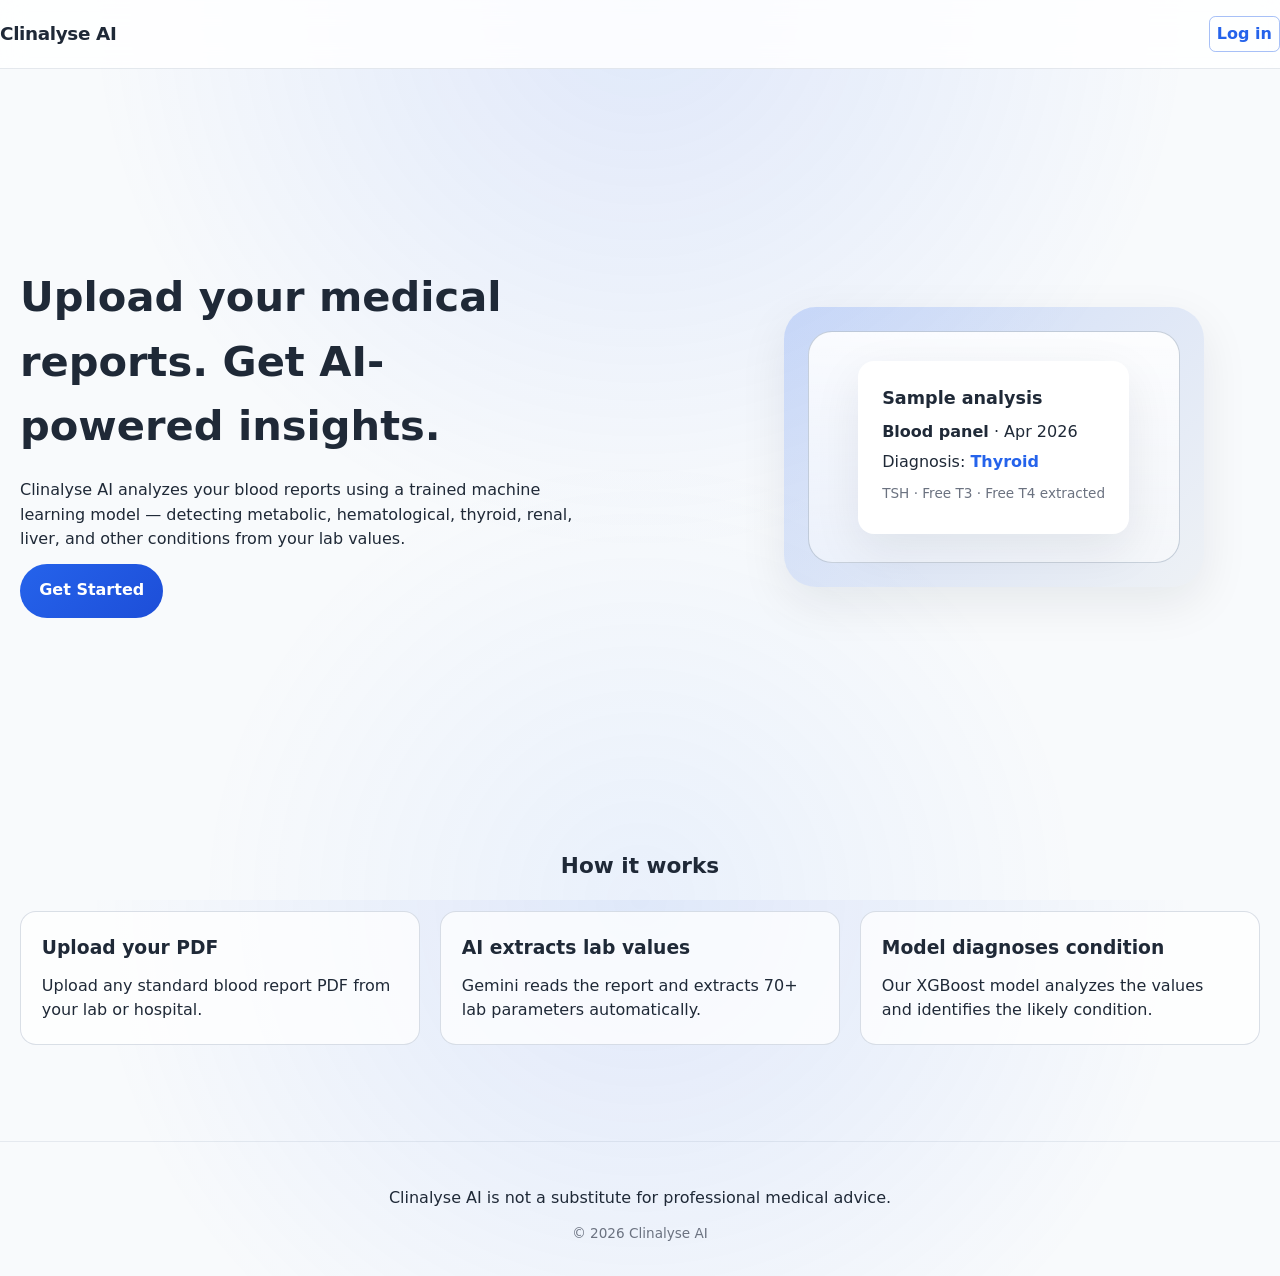
<file: frontend/index.html>
<!DOCTYPE html>
<html lang="en">
<head>
  <meta charset="UTF-8" />
  <meta name="viewport" content="width=device-width, initial-scale=1.0" />
  <title>Clinalyse AI</title>
  <link rel="stylesheet" href="styles.css" />
</head>
<body>
  <header class="site-header">
    <div class="container header-inner">
      <a class="brand" href="index.html">Clinalyse AI</a>
      <nav class="nav">
        <a class="nav-link" href="login.html">Log in</a>
      </nav>
    </div>
  </header>

  <main class="container">
    <section class="hero" aria-label="Landing page hero">
      <div class="hero-text">
        <h1>Upload your medical reports. Get AI-powered insights.</h1>
        <p>Clinalyse AI analyzes your blood reports using a trained machine learning model — detecting metabolic, hematological, thyroid, renal, liver, and other conditions from your lab values.</p>
        <a class="primary-btn" href="login.html">Get Started</a>
      </div>
      <div class="hero-illustration" aria-hidden="true">
        <div class="device">
          <div class="screen">
            <div class="card">
              <h3>Sample analysis</h3>
              <p><strong>Blood panel</strong> · Apr 2026</p>
              <p>Diagnosis: <span class="highlight">Thyroid</span></p>
              <p style="font-size: 0.85rem; margin-top: 0.5rem; color: #6b7280;">TSH · Free T3 · Free T4 extracted</p>
            </div>
          </div>
        </div>
      </div>
    </section>

    <section class="features" aria-label="Features">
      <h2>How it works</h2>
      <div class="feature-grid">
        <div class="feature">
          <h3>Upload your PDF</h3>
          <p>Upload any standard blood report PDF from your lab or hospital.</p>
        </div>
        <div class="feature">
          <h3>AI extracts lab values</h3>
          <p>Gemini reads the report and extracts 70+ lab parameters automatically.</p>
        </div>
        <div class="feature">
          <h3>Model diagnoses condition</h3>
          <p>Our XGBoost model analyzes the values and identifies the likely condition.</p>
        </div>
      </div>
    </section>
  </main>

  <footer class="site-footer">
    <div class="container">
      <p>Clinalyse AI is not a substitute for professional medical advice.</p>
      <p class="small">&copy; 2026 Clinalyse AI</p>
    </div>
  </footer>

  <script src="app.js"></script>
</body>
</html>
</file>
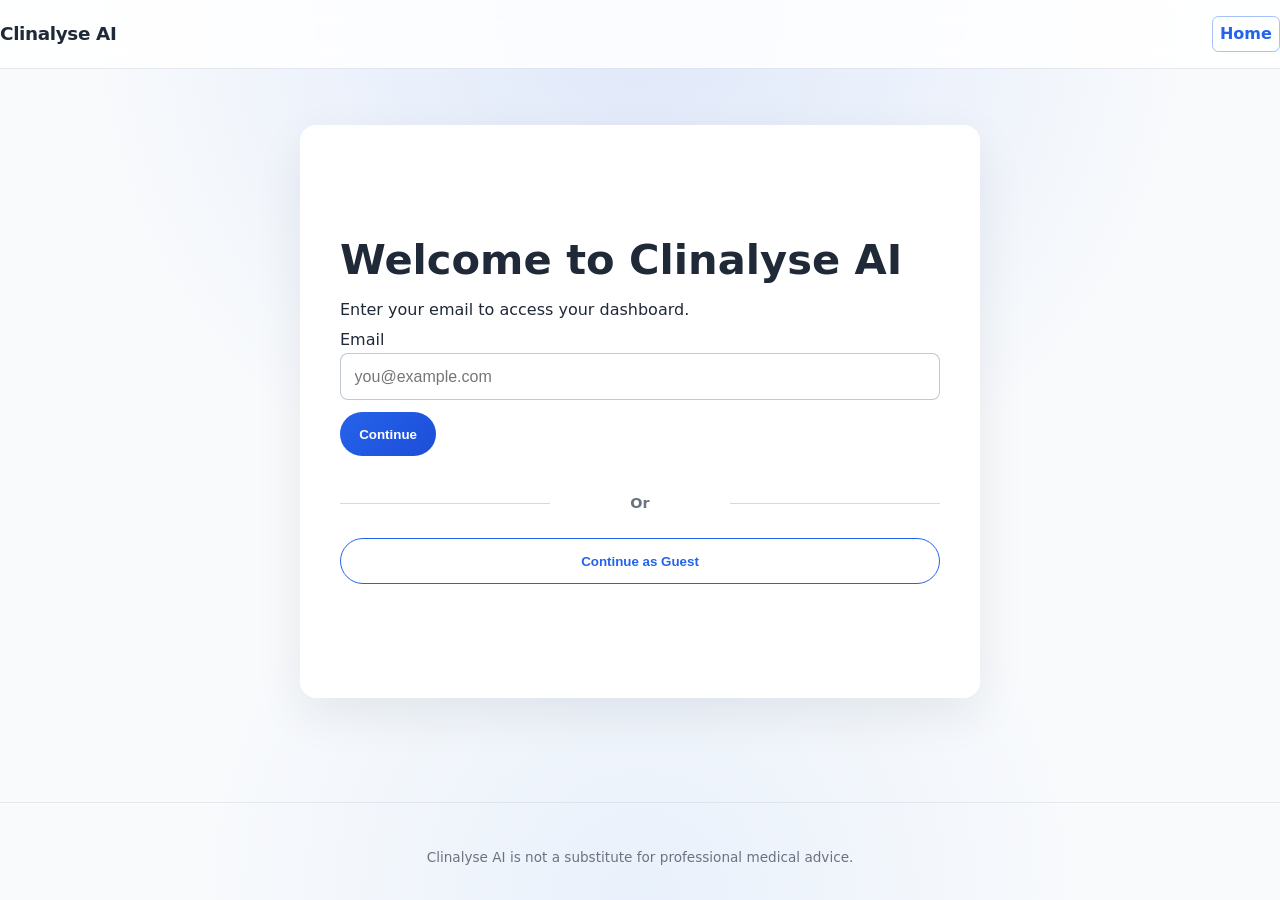
<file: frontend/dashboard.html>
<!DOCTYPE html>
<html lang="en">
<head>
  <meta charset="UTF-8" />
  <meta name="viewport" content="width=device-width, initial-scale=1.0" />
  <title>Dashboard · Clinalyse AI</title>
  <link rel="stylesheet" href="styles.css" />
  <style>
    .result-banner {
      display:flex; align-items:center; gap:1.2rem;
      background:linear-gradient(135deg,#f0f9ff,#e0f2fe);
      border:1.5px solid #bae6fd; border-radius:12px;
      padding:1.2rem 1.4rem; margin-bottom:1.5rem;
    }
    .result-icon { font-size:2.8rem; line-height:1; }
    .result-label { font-size:0.75rem; text-transform:uppercase; letter-spacing:0.08em; color:#64748b; }
    .result-diagnosis { font-size:1.6rem; font-weight:700; color:#0f172a; margin:0.1rem 0; }
    .result-confidence { font-size:0.95rem; font-weight:600; }
    .result-warning { font-size:0.85rem; color:#b45309; margin-top:0.3rem; }

    .summary-section {
      background:#fefce8; border:1.5px solid #fde68a;
      border-radius:12px; padding:1.2rem 1.4rem; margin-bottom:1.5rem;
    }
    .summary-section h3 {
      font-size:0.8rem; text-transform:uppercase; letter-spacing:0.08em;
      color:#92400e; margin-bottom:0.7rem; border-bottom:1px solid #fde68a; padding-bottom:0.4rem;
    }
    .summary-section h4 {
      font-size:0.78rem; font-weight:700; text-transform:uppercase;
      letter-spacing:0.06em; color:#92400e; margin:0.9rem 0 0.4rem;
    }
    .summary-conclusion { font-size:0.93rem; color:#1c1917; line-height:1.6; margin:0; }
    .summary-steps { margin:0; padding-left:1.3rem; }
    .summary-steps li { font-size:0.9rem; color:#292524; line-height:1.6; margin-bottom:0.3rem; }

    .prob-section { margin-bottom:1.5rem; }
    .prob-section h3, .feat-section h3 {
      font-size:0.8rem; text-transform:uppercase; letter-spacing:0.08em;
      color:#64748b; margin-bottom:0.8rem; border-bottom:1px solid #e2e8f0; padding-bottom:0.4rem;
    }
    .prob-bars { display:flex; flex-direction:column; gap:0.45rem; }
    .prob-row  { display:flex; align-items:center; gap:0.7rem; }
    .prob-label { width:160px; font-size:0.82rem; color:#475569; text-align:right; flex-shrink:0; }
    .prob-label-top { font-weight:700; color:#0f172a; }
    .prob-track { flex:1; background:#f1f5f9; border-radius:99px; height:10px; overflow:hidden; }
    .prob-fill  { height:100%; background:#94a3b8; border-radius:99px; transition:width 0.4s ease; }
    .prob-fill-top { background:linear-gradient(90deg,#2563eb,#0ea5e9); }
    .prob-pct   { width:44px; font-size:0.78rem; color:#64748b; }

    .feat-section { margin-bottom:1rem; }
    .feat-group   { margin-bottom:1rem; }
    .feat-group-title {
      font-size:0.78rem; font-weight:600; text-transform:uppercase;
      letter-spacing:0.06em; color:#2563eb; margin-bottom:0.4rem;
    }
    .feat-table { width:100%; border-collapse:collapse; font-size:0.88rem; }
    .feat-table td { padding:0.3rem 0.6rem; border-bottom:1px solid #f1f5f9; color:#334155; }
    .feat-table td:first-child { color:#64748b; width:45%; }
    .feat-table td strong { color:#0f172a; }
    .feat-unit { font-size:0.78rem; color:#94a3b8; margin-left:2px; }

    #outputArea { white-space:normal !important; font-family:inherit !important; font-size:inherit !important; }
  </style>
</head>
<body>
  <header class="site-header">
    <div class="container header-inner">
      <a class="brand" href="index.html">Clinalyse AI</a>
      <nav class="nav">
        <button id="logoutBtn" class="text-btn">Log out</button>
      </nav>
    </div>
  </header>

  <main class="container">
    <section class="dashboard">
      <div class="dashboard-header">
        <div>
          <h1 id="greeting">Hello!</h1>
          <p class="muted">Upload a medical report PDF to receive an AI-powered analysis.</p>
        </div>
        <div class="profile">
          <span class="profile-badge" aria-hidden="true">👤</span>
          <span id="profileEmail" class="profile-email"></span>
        </div>
      </div>

      <div class="dashboard-grid">
        <section class="card" aria-label="Upload report">
          <h2>Upload a report</h2>
          <p>Select a medical report PDF and our model will analyze it instantly.</p>
          <p style = "font-size: 0.800rem;">We do not store your data. If you do redact your data, please keep age and gender available for accurate analysis.</p>
          <form id="uploadForm" class="form" autocomplete="off">
            <label for="reportFile">Choose PDF</label>
            <input id="reportFile" name="reportFile" type="file" accept="application/pdf" required />
            <button type="submit" class="primary-btn">Upload &amp; Analyze</button>
          </form>
        </section>

        <section class="card" aria-label="Recent uploads">
          <h2>Recent uploads</h2>
          <div id="uploadsList" class="uploads-list" role="list"></div>
          <p id="noUploads" class="muted">No uploads yet.</p>
        </section>
      </div>

      <section class="card" aria-label="Output" id="outputCard">
        <h2>Analysis Output</h2>
        <p id="outputIntro" class="muted">Upload a report or select a previous one to view its output.</p>
        <div id="outputArea" class="output-area" aria-live="polite"></div>
      </section>
    </section>
  </main>

  <footer class="site-footer">
    <div class="container">
      <p class="small">Clinalyse AI is not a substitute for professional medical advice.</p>
    </div>
  </footer>

  <script src="app.js"></script>
</body>
</html>
</file>
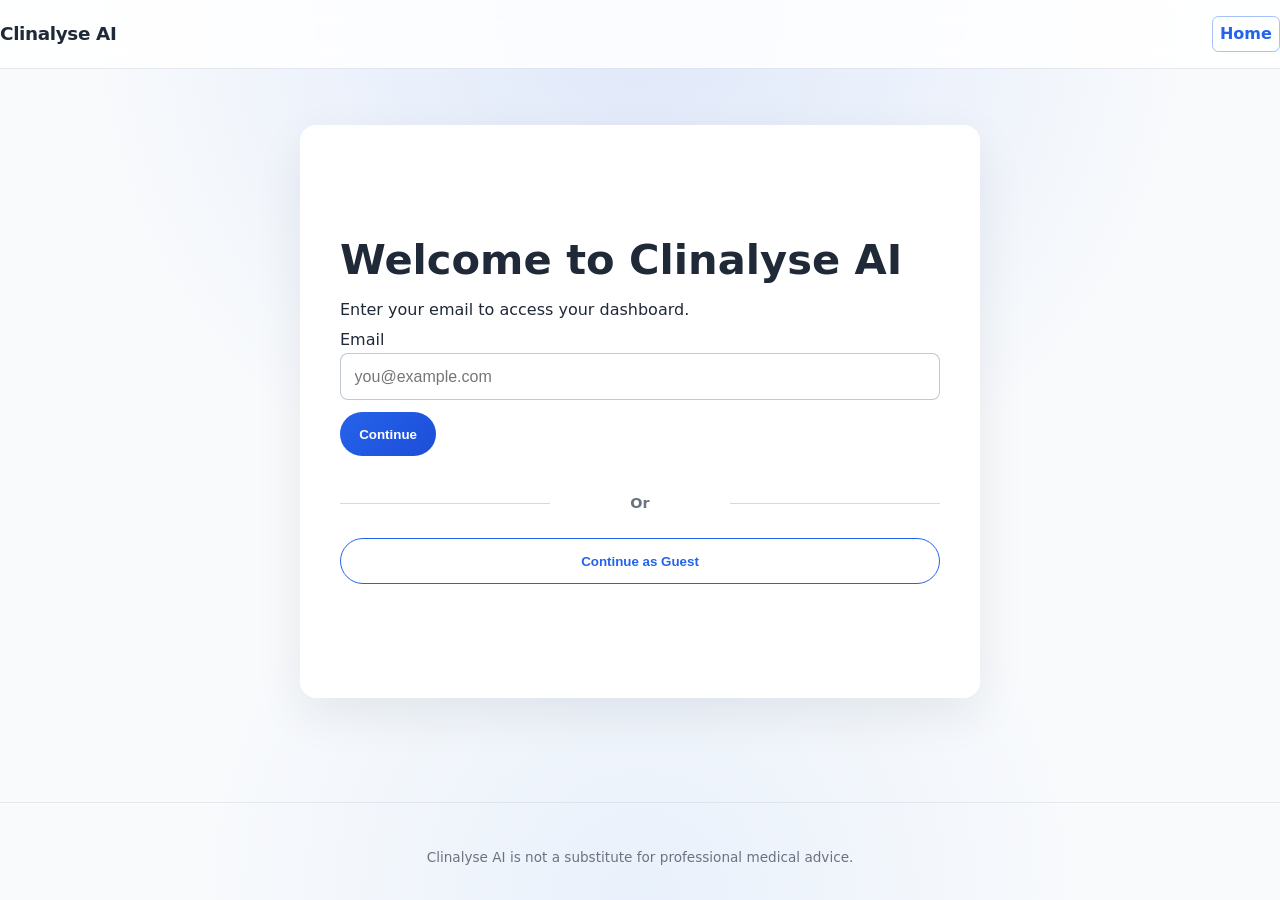
<file: frontend/login.html>
<!DOCTYPE html>
<html lang="en">
<head>
  <meta charset="UTF-8" />
  <meta name="viewport" content="width=device-width, initial-scale=1.0" />
  <title>Log in · Clinalyse AI</title>
  <link rel="stylesheet" href="styles.css" />
</head>
<body>
  <header class="site-header">
    <div class="container header-inner">
      <a class="brand" href="index.html">Clinalyse AI</a>
      <nav class="nav">
        <a class="nav-link" href="index.html">Home</a>
      </nav>
    </div>
  </header>

  <main class="container">
    <section class="card centered-card" aria-label="Login">
      <h1>Welcome to Clinalyse AI</h1>
      <p>Enter your email to access your dashboard.</p>

      <form id="loginForm" class="form" autocomplete="off">
        <label for="email">Email</label>
        <input id="email" name="email" type="email" required placeholder="you@example.com" autocomplete="email" />
        <button type="submit" class="primary-btn">Continue</button>
      </form>

      <div class="divider">Or</div>

      <button id="guestBtn" class="secondary-btn">Continue as Guest</button>

      <p id="error" class="error" role="alert" aria-live="polite"></p>
    </section>
  </main>

  <footer class="site-footer">
    <div class="container">
      <p class="small">Clinalyse AI is not a substitute for professional medical advice.</p>
    </div>
  </footer>

  <script src="app.js"></script>
</body>
</html>
</file>
<file: frontend/styles.css>
:root {
  --bg: #f8fafc;
  --surface: #ffffff;
  --text: #1f2937;
  --muted: #6b7280;
  --primary: #2563eb;
  --primary-2: #1d4ed8;
  --danger: #dc2626;
  --shadow: 0 16px 48px rgba(15, 23, 42, 0.08);
  --radius: 16px;
  --radius-sm: 12px;
  --spacing: 1.25rem;
  --max: 1100px;
  --font: ui-sans-serif, system-ui, -apple-system, BlinkMacSystemFont, "Segoe UI", sans-serif;
}

* {
  box-sizing: border-box;
}

html, body {
  height: 100%;
}

body {
  display: flex;
  flex-direction: column;
  margin: 0;
  font-family: var(--font);
  line-height: 1.55;
  color: var(--text);
  background: radial-gradient(circle at top, rgba(37, 99, 235, 0.12), transparent 50%),
    radial-gradient(circle at bottom, rgba(59, 130, 246, 0.08), transparent 40%),
    var(--bg);
}

main {
  flex: 1;
  display: flex;
  flex-direction: column;
}

main > section {
  flex: 1;
}

a {
  color: inherit;
  text-decoration: none;
}

.container {
  max-width: 1280px;
  margin: 0 auto;
  padding: 0 1.25rem;
  width: 100%;
}

.site-header {
  position: sticky;
  top: 0;
  z-index: 20;
  background: rgba(255, 255, 255, 0.85);
  backdrop-filter: blur(12px);
  border-bottom: 1px solid rgba(148, 163, 184, 0.25);
}

.header-inner {
  display: flex;
  align-items: center;
  justify-content: space-between;
  padding: 1rem 0;
}

.brand {
  font-weight: 700;
  font-size: 1.15rem;
  letter-spacing: -0.02em;
}

.nav {
  display: flex;
  gap: 1rem;
  align-items: center;
}

.nav-link,
.text-btn {
  font-weight: 600;
  color: var(--primary);
  border: 1px solid rgba(37, 99, 235, 0.4);
  background: transparent;
  cursor: pointer;
  padding: 0.3rem 0.45rem;
  border-radius: 0.4rem;
  transition: background 0.15s ease;
}

.nav-link:hover,
.text-btn:hover {
  background: rgba(37, 99, 235, 0.14);
}

.primary-btn {
  display: inline-flex;
  align-items: center;
  justify-content: center;
  padding: 0.9rem 1.2rem;
  border-radius: 999px;
  margin : 0.75rem 0;
  border: none;
  background: linear-gradient(135deg, var(--primary), var(--primary-2));
  color: white;
  font-weight: 700;
  cursor: pointer;
  transition: transform 0.15s ease, box-shadow 0.15s ease;
}

.primary-btn:hover {
  transform: translateY(-1px);
  box-shadow: 0 18px 25px rgba(37, 99, 235, 0.18);
}

.primary-btn:active {
  transform: translateY(0);
}

.secondary-btn {
  display: flex;
  align-items: center;
  justify-content: center;
  width: 100%;
  padding: 0.9rem 1.2rem;
  border-radius: 999px;
  border: 1.5px solid var(--primary);
  background: white;
  color: var(--primary);
  font-weight: 700;
  cursor: pointer;
  transition: background 0.15s ease, color 0.15s ease;
}

.secondary-btn:hover {
  background: rgba(37, 99, 235, 0.08);
}

.secondary-btn:active {
  transform: translateY(0);
}

.divider {
  text-align: center;
  margin: 1.5rem 0;
  position: relative;
  color: var(--muted);
  font-size: 0.9rem;
  font-weight: 600;
}

.divider::before,
.divider::after {
  content: "";
  position: absolute;
  top: 50%;
  width: 35%;
  height: 1px;
  background: rgba(148, 163, 184, 0.4);
}

.divider::before {
  left: 0;
}

.divider::after {
  right: 0;
}
.card {
  background: var(--surface);
  border-radius: var(--radius);
  padding: 1.5rem;
  margin : 5pt;
  box-shadow: var(--shadow);
}

.centered-card {
  max-width: 680px;
  width: 100%;
  margin: 3.5rem auto;
  min-height: 420px;
  display: flex;
  flex-direction: column;
  justify-content: center;
  padding: 2.25rem 2.5rem;
}

h1, h2, h3 {
  margin: 0;
}

h1 {
  font-size: clamp(2rem, 3.5vw, 2.6rem);
}

h2 {
  font-size: 1.35rem;
}

p {
  margin: 0.75rem 0 0;
}

.muted {
  color: var(--muted);
}

.small {
  font-size: 0.85rem;
  color: var(--muted);
  margin-top: 0.75rem;
}

.error {
  color: var(--danger);
  margin-top: 0.75rem;
}

form .form {
  display: grid;
  gap: 0.85rem;
  margin-top: 1.2rem;
}

input[type="email"],
input[type="file"] {
  width: 100%;
  border-radius: 8px;
  border: 1px solid rgba(148, 163, 184, 0.6);
  padding: 0.85rem;
  font-size: 1rem;
  background: #ffffff;
}

input[type="email"]:focus,
input[type="file"]:focus {
  outline: none;
  border-color: rgba(37, 99, 235, 0.75);
  box-shadow: 0 0 0 4px rgba(37, 99, 235, 0.14);
}

.hero {
  display: grid;
  grid-template-columns: 1fr;
  gap: 2.5rem;
  align-items: center;
  padding: 3.5rem 0 2.5rem;
  min-height: calc(100vh - 160px);
}

@media (min-width: 900px) {
  .hero {
    grid-template-columns: 1.1fr 0.9fr;
    gap: 3.5rem;
  }
}

.hero-text h1 {
  margin: 0;
  max-width: 560px;
}

.hero-text p {
  margin-top: 1.2rem;
  max-width: 560px;
}

.hero-illustration {
  display: flex;
  justify-content: center;
  align-items: center;
}

.device {
  width: 100%;
  max-width: 420px;
  height: 280px;
  background: linear-gradient(135deg, rgba(37, 99, 235, 0.2), rgba(148, 163, 184, 0.1));
  border-radius: 32px;
  padding: 1.5rem;
  box-shadow: var(--shadow);
}

.screen {
  height: 100%;
  border: 1px solid rgba(148, 163, 184, 0.5);
  border-radius: 24px;
  background: linear-gradient(180deg, rgba(255, 255, 255, 0.9), rgba(255, 255, 255, 0.5));
  padding: 1.1rem;
  display: flex;
  align-items: center;
  justify-content: center;
}

.card h3 {
  font-size: 1.1rem;
  margin-bottom: 0.5rem;
}

.card p {
  margin: 0.35rem 0;
}

.highlight {
  color: var(--primary);
  font-weight: 700;
}

.features {
  padding: 2.5rem 0 3rem;
}

.features h2 {
  text-align: center;
  margin-bottom: 1.75rem;
}

.feature-grid {
  display: grid;
  gap: 1.25rem;
}

@media (min-width: 760px) {
  .feature-grid {
    grid-template-columns: repeat(3, minmax(0, 1fr));
  }
}

.feature {
  padding: 1.3rem;
  border-radius: var(--radius);
  background: rgba(255, 255, 255, 0.75);
  border: 1px solid rgba(148, 163, 184, 0.35);
}

.site-footer {
  padding: 2rem 0;
  text-align: center;
  border-top: 1px solid rgba(148, 163, 184, 0.2);
  margin-top: 3rem;
}

.dashboard {
  min-height: calc(100vh - 160px);
  padding: 2.5rem 0;
}

.dashboard-header {
  display: flex;
  justify-content: space-between;
  align-items: flex-start;
  gap: 1.5rem;
  flex-wrap: wrap;
}

.profile {
  display: flex;
  align-items: center;
  gap: 0.8rem;
  padding: 0.9rem 1rem;
  border-radius: 999px;
  background: rgba(37, 99, 235, 0.12);
}

.profile-badge {
  display: inline-flex;
  width: 2.5rem;
  height: 2.5rem;
  align-items: center;
  justify-content: center;
  border-radius: 999px;
  background: rgba(255, 255, 255, 0.9);
  font-size: 1.15rem;
}

.profile-email {
  font-weight: 600;
  color: rgba(31, 41, 55, 0.88);
}

.dashboard-grid {
  display: grid;
  gap: 1.75rem;
  margin-top: 1.9rem;
}

@media (min-width: 900px) {
  .dashboard-grid {
    grid-template-columns: 1.2fr 0.8fr;
  }
}

.uploads-list {
  display: flex;
  flex-direction: column;
  gap: 0.9rem;
  margin-top: 0.6rem;
}

.upload-item {
  padding: 0.9rem;
  border: 1px solid rgba(148, 163, 184, 0.4);
  border-radius: var(--radius-sm);
  display: flex;
  justify-content: space-between;
  align-items: center;
  gap: 0.85rem;
  background: rgba(255, 255, 255, 0.78);
}

.upload-item h3 {
  margin: 0;
  font-size: 1rem;
}

.upload-item small {
  display: block;
  color: var(--muted);
  margin-top: 0.25rem;
}

.upload-actions {
  display: flex;
  gap: 0.55rem;
  flex-wrap: wrap;
  justify-content: flex-end;
}

.upload-actions button {
  border: 1px solid rgba(37, 99, 235, 0.4);
  background: rgba(37, 99, 235, 0.1);
  border-radius: 999px;
  padding: 0.45rem 0.75rem;
  font-weight: 600;
  cursor: pointer;
  transition: background 0.12s ease;
}

.upload-actions button:hover {
  background: rgba(37, 99, 235, 0.18);
}

.output-area {
  min-height: 160px;
  border: 1px solid rgba(148, 163, 184, 0.35);
  border-radius: var(--radius);
  padding: 1.25rem;
  margin-top: 1rem;
  background: rgba(255, 255, 255, 0.82);
  white-space: pre-wrap;
  font-family: ui-monospace, SFMono-Regular, Menlo, Monaco, Consolas, "Liberation Mono", "Courier New", monospace;
  color: rgba(31, 41, 55, 0.85);
}

@media (max-width: 540px) {
  .hero {
    padding: 2.5rem 0 1.5rem;
  }

  .dashboard-header {
    flex-direction: column;
    align-items: flex-start;
  }

  .profile {
    width: 100%;
    justify-content: space-between;
  }
}
</file>
